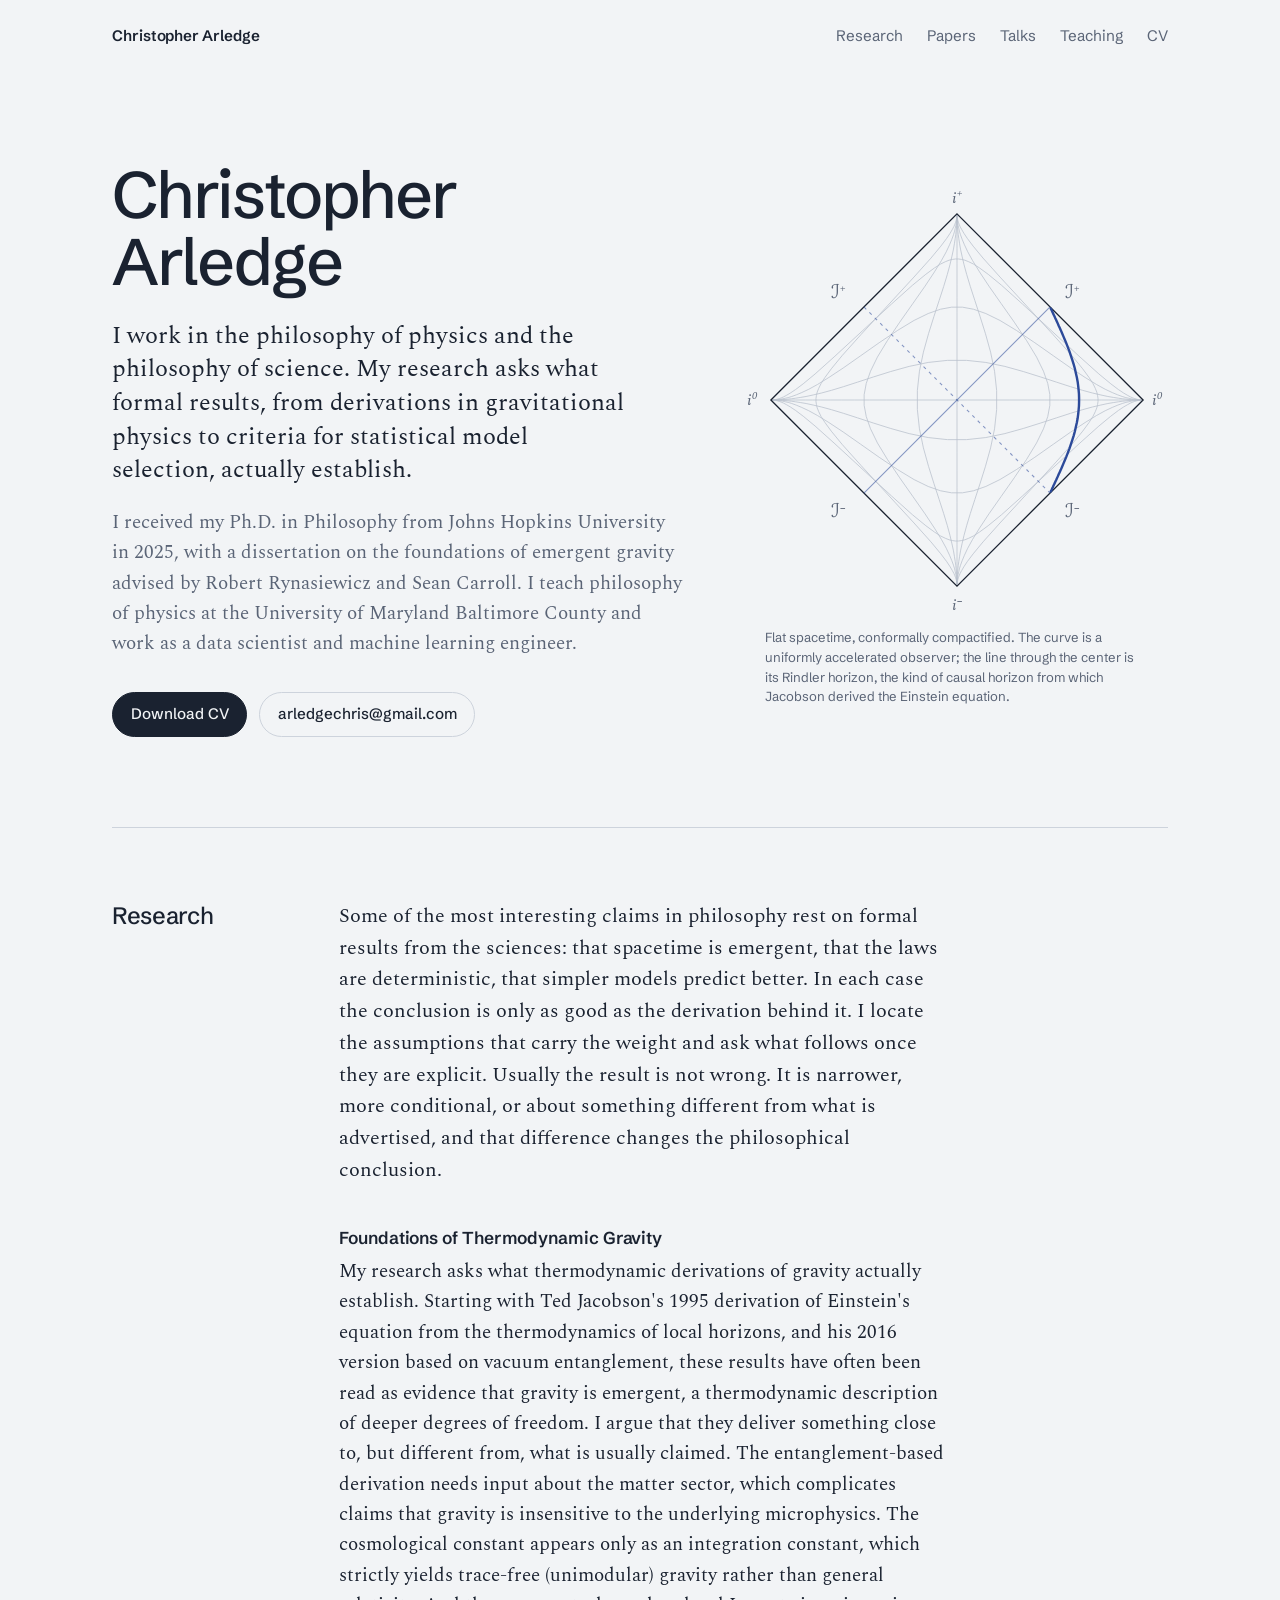
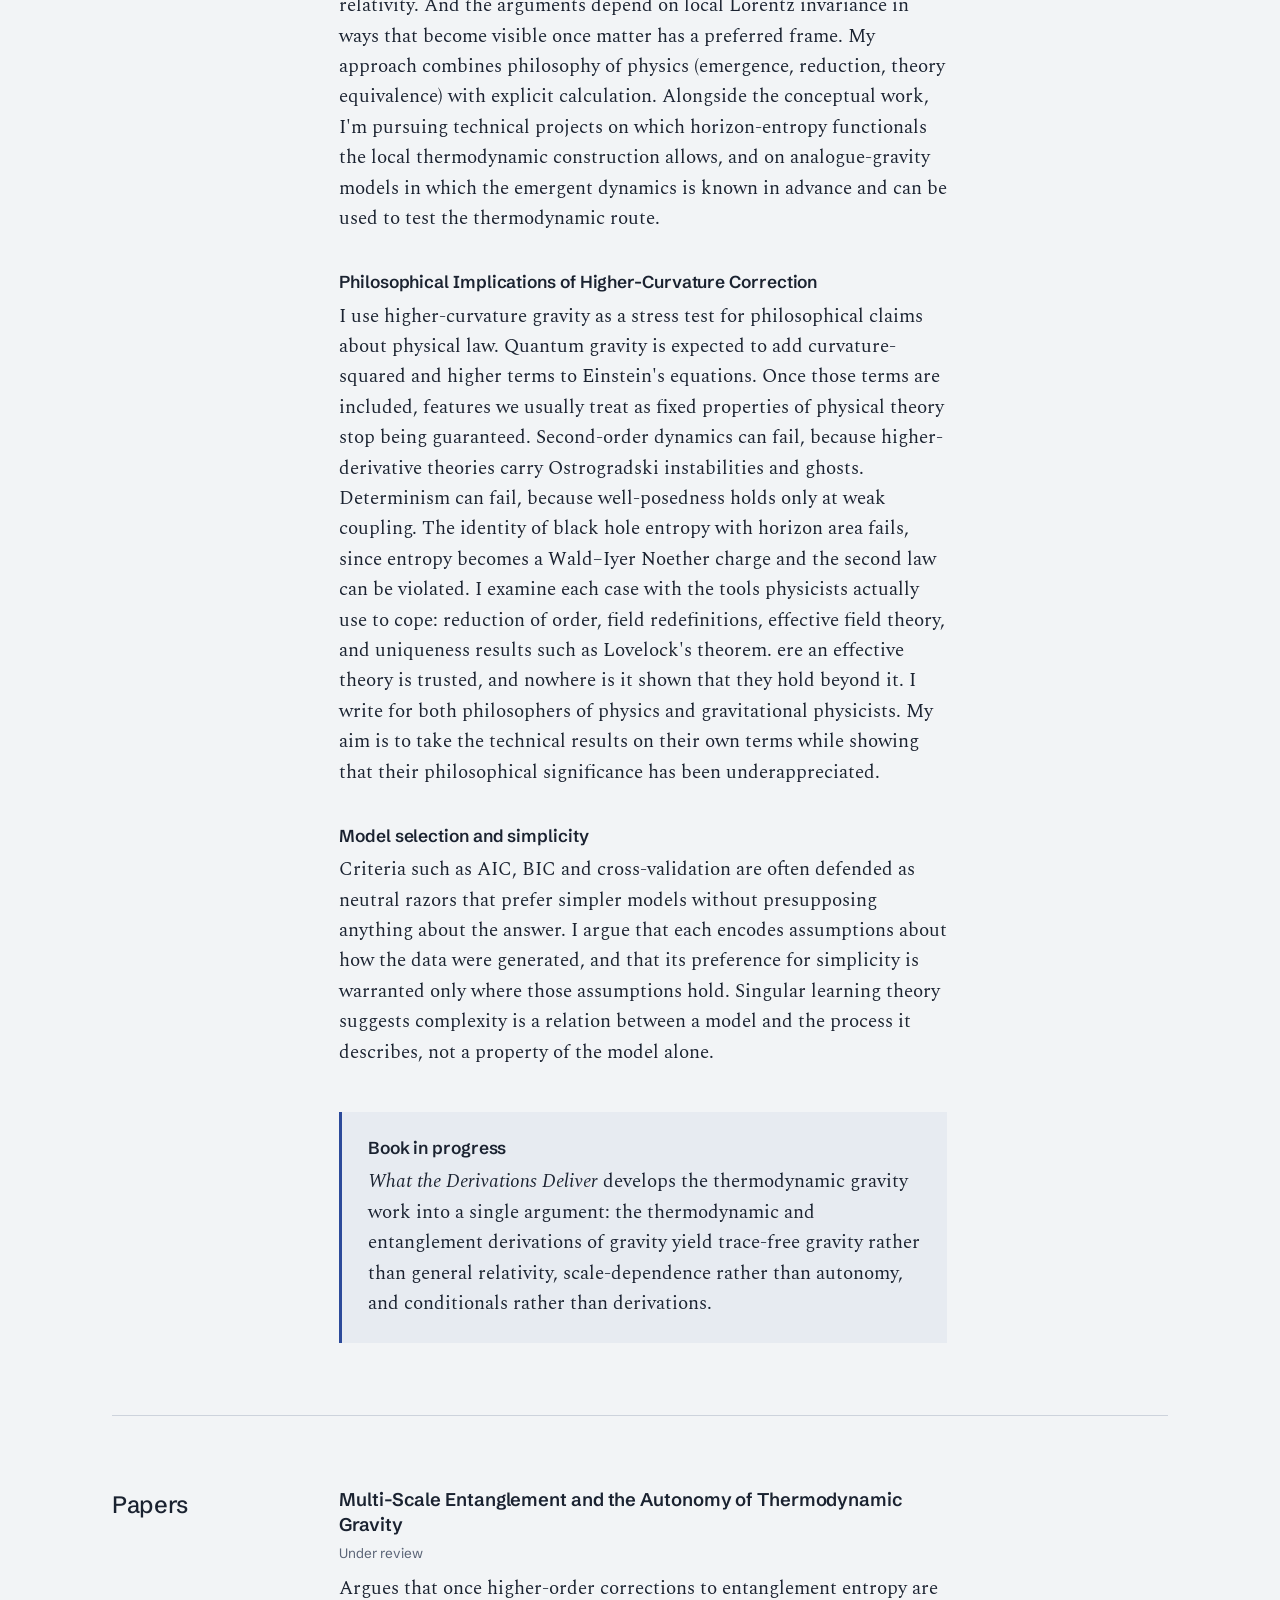
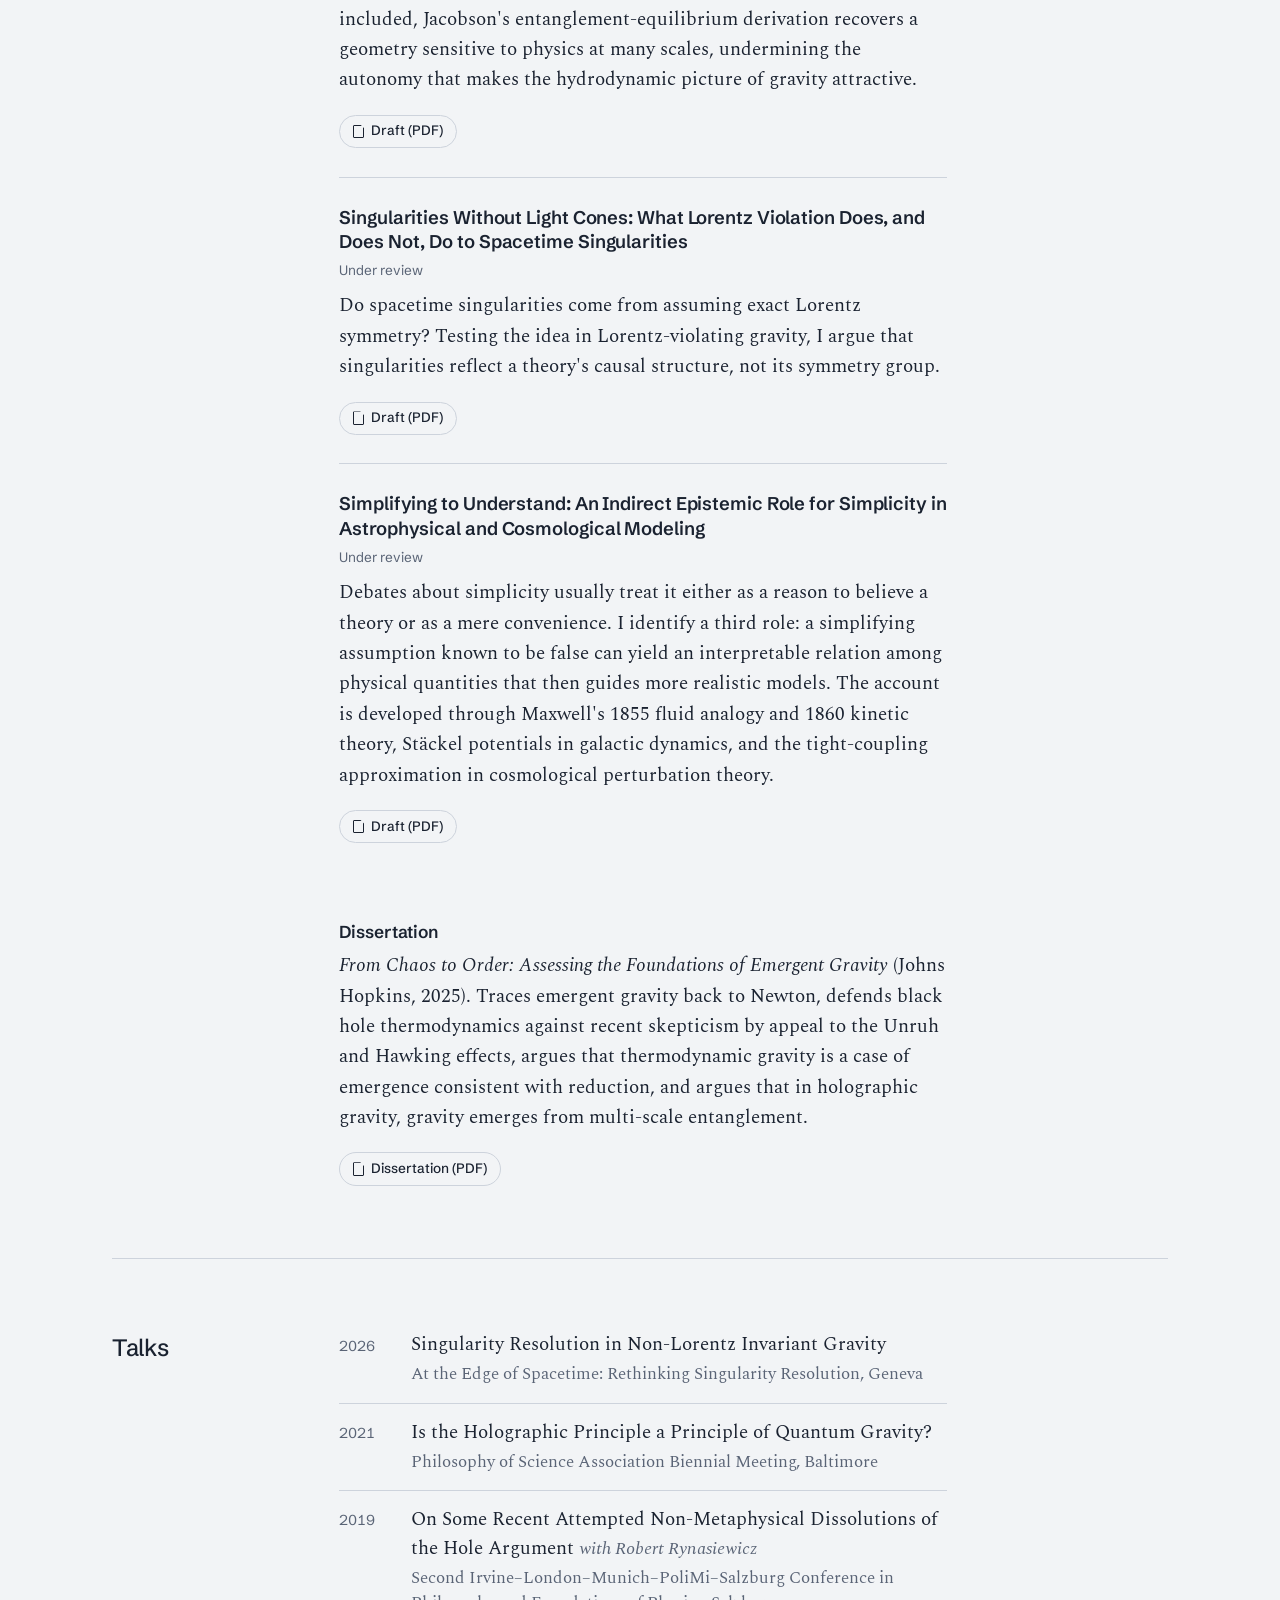
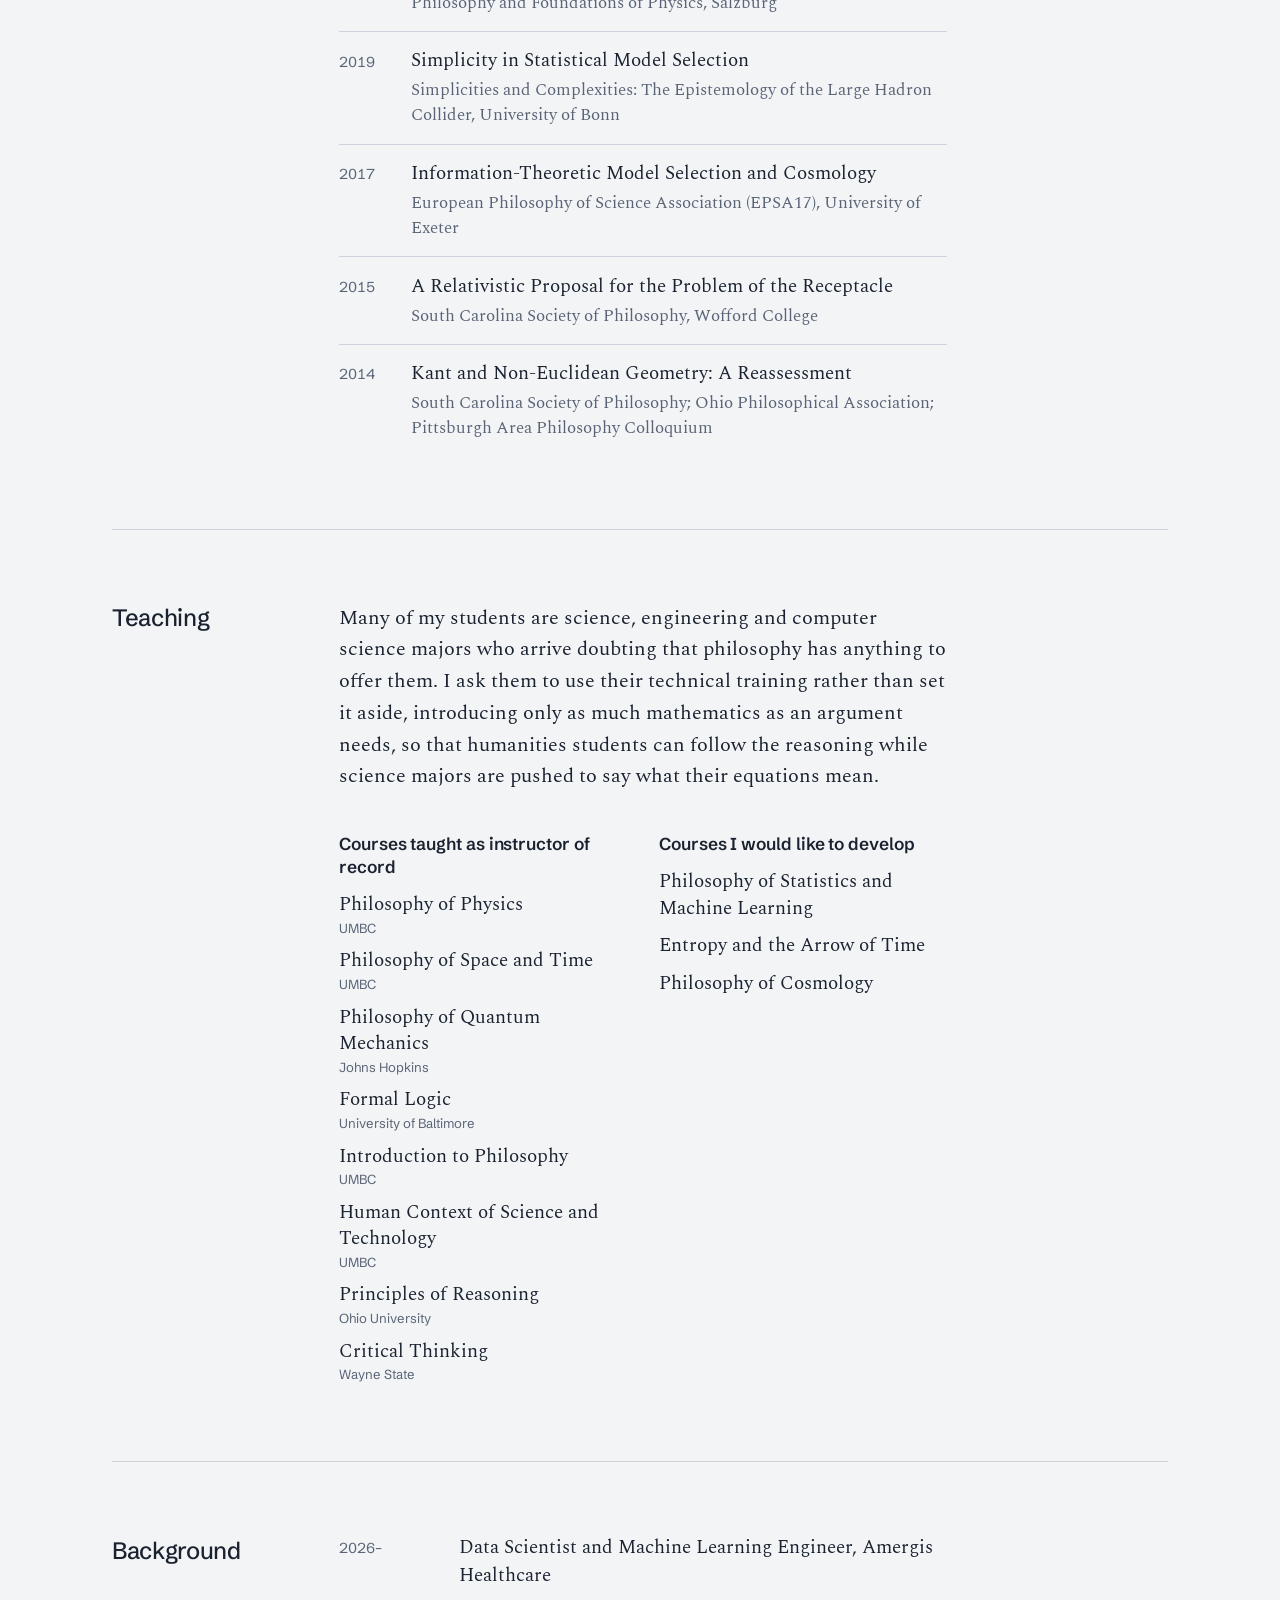
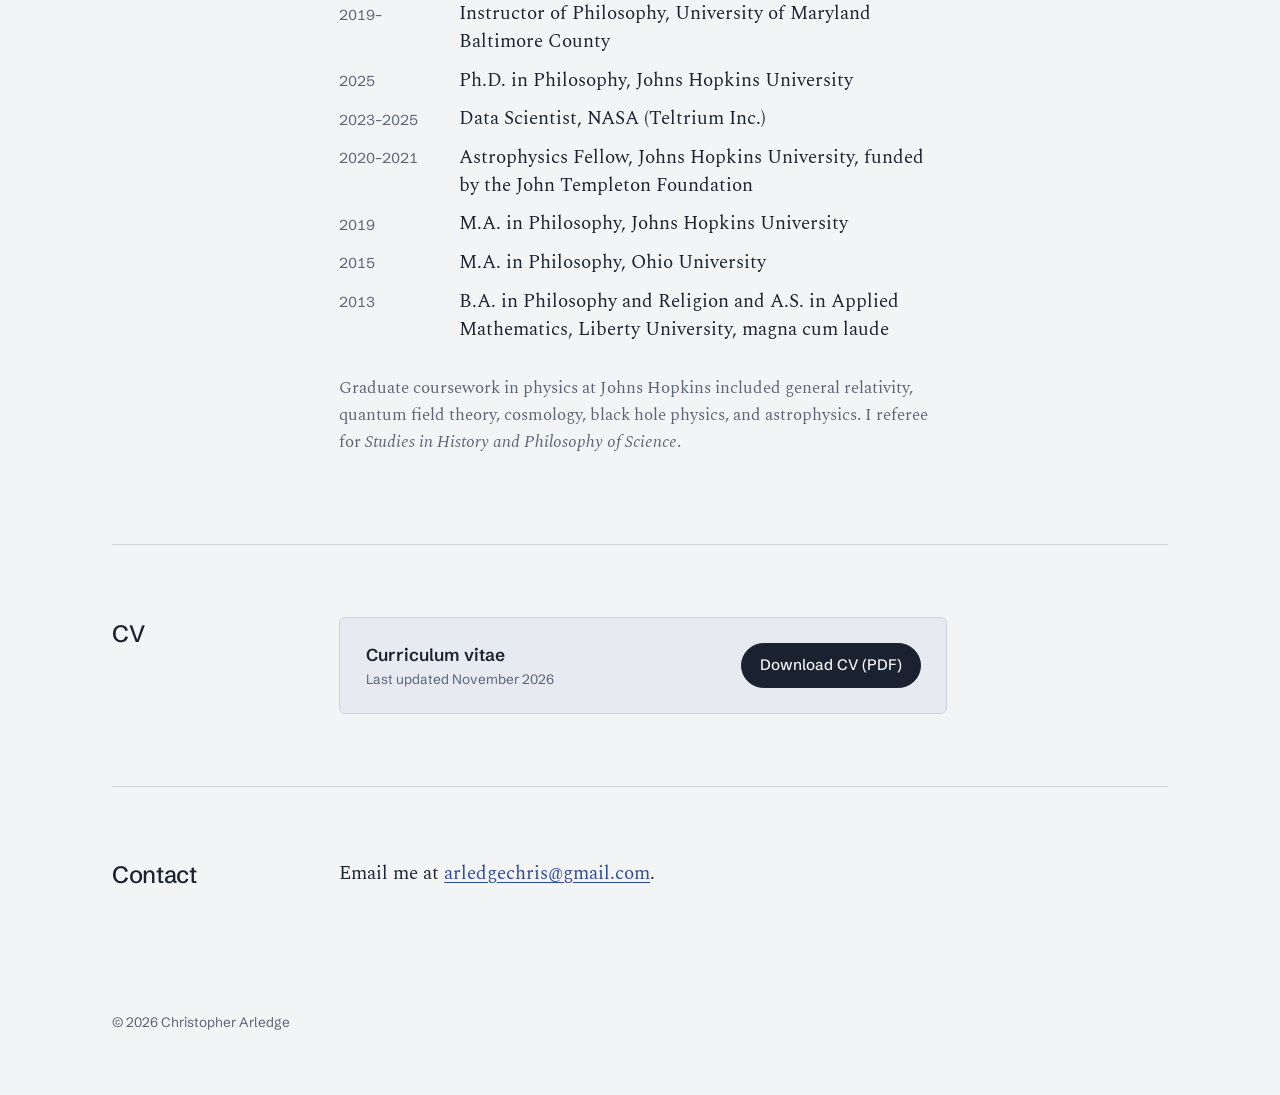
<file: index.html>
<!DOCTYPE html>
<html lang="en">
<head>
  <meta charset="utf-8">
  <meta name="viewport" content="width=device-width, initial-scale=1">
  <title>Christopher Arledge | Philosophy of Physics</title>
  <meta name="description" content="Christopher Arledge works on the foundations of physics and the philosophy of science: emergent gravity, determinism in higher-curvature theories, and the epistemology of simplicity.">
  <link rel="preconnect" href="https://fonts.googleapis.com">
  <link rel="preconnect" href="https://fonts.gstatic.com" crossorigin>
  <link href="https://fonts.googleapis.com/css2?family=Schibsted+Grotesk:wght@400;500;600&family=Spectral:ital,wght@0,400;0,500;1,400&display=swap" rel="stylesheet">
  <link rel="stylesheet" href="style.css">
</head>
<body>
  <a class="skip" href="#main">Skip to content</a>

  <header class="site-header">
    <a class="wordmark" href="#top">Christopher Arledge</a>
    <nav aria-label="Sections">
      <ul>
        <li><a href="#research">Research</a></li>
        <li><a href="#papers">Papers</a></li>
        <li><a href="#talks">Talks</a></li>
        <li><a href="#teaching">Teaching</a></li>
        <li><a href="#cv">CV</a></li>
      </ul>
    </nav>
  </header>

  <main id="main">
    <section class="hero" id="top" aria-labelledby="hero-title">
      <div class="hero-text">
        <h1 id="hero-title">Christopher Arledge</h1>
        <p class="lede">I work in the philosophy of physics and the philosophy of science. My research asks what formal results, from derivations in gravitational physics to criteria for statistical model selection, actually establish.</p>
        <p>I received my Ph.D. in Philosophy from Johns Hopkins University in 2025, with a dissertation on the foundations of emergent gravity advised by Robert Rynasiewicz and Sean Carroll. I teach philosophy of physics at the University of Maryland Baltimore County and work as a data scientist and machine learning engineer.</p>
        <ul class="hero-links">
          <li><a class="button" href="cv.pdf">Download CV</a></li>
          <li><a class="button button-quiet" href="mailto:arledgechris@gmail.com">arledgechris@gmail.com</a></li>
          <!-- Add profile links here if you want them, e.g.:
          <li><a class="button button-quiet" href="https://philpeople.org/profiles/...">PhilPeople</a></li>
          -->
        </ul>
      </div>

      <figure class="hero-figure">
        <svg class="diagram" viewBox="0 0 380 380" role="img" aria-labelledby="dg-title dg-desc">
          <title id="dg-title">Conformal diagram of Minkowski spacetime</title>
          <desc id="dg-desc">A diamond-shaped Penrose diagram of flat spacetime with curves of constant time and position. A uniformly accelerated worldline curves toward future null infinity, bounded by its Rindler horizon, the null line through the origin.</desc>
          <g class="dg-grid">
            <path d="M21.5,190.0 L21.8,190.1 L22.1,190.1 L22.5,190.1 L23.0,190.2 L23.6,190.3 L24.4,190.4 L25.3,190.6 L26.4,190.9 L27.7,191.3 L29.4,191.9 L31.5,192.8 L34.1,194.2 L37.7,196.3 L42.5,199.5 L49.5,204.8 L60.4,213.8 L77.7,229.3 L103.3,252.9 L130.1,277.6 L149.3,294.8 L161.5,304.8 L169.4,310.6 L175.0,314.2 L179.3,316.3 L182.8,317.7 L185.8,318.4 L188.6,318.8 L191.4,318.8 L194.2,318.4 L197.2,317.7 L200.7,316.3 L205.0,314.2 L210.6,310.6 L218.5,304.8 L230.7,294.8 L249.9,277.6 L276.7,252.9 L302.3,229.3 L319.6,213.8 L330.5,204.8 L337.5,199.5 L342.3,196.3 L345.9,194.2 L348.5,192.8 L350.6,191.9 L352.3,191.3 L353.6,190.9 L354.7,190.6 L355.6,190.4 L356.4,190.3 L357.0,190.2 L357.5,190.1 L357.9,190.1 L358.2,190.1 L358.5,190.0"/>
            <path d="M190.0,358.5 L189.9,358.2 L189.9,357.9 L189.9,357.5 L189.8,357.0 L189.7,356.4 L189.6,355.6 L189.4,354.7 L189.1,353.6 L188.7,352.3 L188.1,350.6 L187.2,348.5 L185.8,345.9 L183.7,342.3 L180.5,337.5 L175.2,330.5 L166.2,319.6 L150.7,302.3 L127.1,276.7 L102.4,249.9 L85.2,230.7 L75.2,218.5 L69.4,210.6 L65.8,205.0 L63.7,200.7 L62.3,197.2 L61.6,194.2 L61.2,191.4 L61.2,188.6 L61.6,185.8 L62.3,182.8 L63.7,179.3 L65.8,175.0 L69.4,169.4 L75.2,161.5 L85.2,149.3 L102.4,130.1 L127.1,103.3 L150.7,77.7 L166.2,60.4 L175.2,49.5 L180.5,42.5 L183.7,37.7 L185.8,34.1 L187.2,31.5 L188.1,29.4 L188.7,27.7 L189.1,26.4 L189.4,25.3 L189.6,24.4 L189.7,23.6 L189.8,23.0 L189.9,22.5 L189.9,22.1 L189.9,21.8 L190.0,21.5"/>
            <path d="M21.5,190.0 L21.7,190.0 L22.1,190.0 L22.5,190.1 L23.0,190.1 L23.6,190.1 L24.3,190.2 L25.2,190.3 L26.3,190.4 L27.5,190.5 L29.0,190.7 L30.9,191.1 L33.1,191.6 L35.8,192.2 L39.1,193.2 L43.2,194.7 L48.2,196.8 L54.6,199.8 L62.6,204.2 L73.0,210.6 L86.0,219.2 L101.7,230.2 L118.9,242.3 L135.8,253.6 L150.8,262.7 L163.7,269.0 L174.9,272.9 L185.1,274.8 L194.9,274.8 L205.1,272.9 L216.3,269.0 L229.2,262.7 L244.2,253.6 L261.1,242.3 L278.3,230.2 L294.0,219.2 L307.0,210.6 L317.4,204.2 L325.4,199.8 L331.8,196.8 L336.8,194.7 L340.9,193.2 L344.2,192.2 L346.9,191.6 L349.1,191.1 L351.0,190.7 L352.5,190.5 L353.7,190.4 L354.8,190.3 L355.7,190.2 L356.4,190.1 L357.0,190.1 L357.5,190.1 L357.9,190.0 L358.3,190.0 L358.5,190.0"/>
            <path d="M190.0,358.5 L190.0,358.3 L190.0,357.9 L189.9,357.5 L189.9,357.0 L189.9,356.4 L189.8,355.7 L189.7,354.8 L189.6,353.7 L189.5,352.5 L189.3,351.0 L188.9,349.1 L188.4,346.9 L187.8,344.2 L186.8,340.9 L185.3,336.8 L183.2,331.8 L180.2,325.4 L175.8,317.4 L169.4,307.0 L160.8,294.0 L149.8,278.3 L137.7,261.1 L126.4,244.2 L117.3,229.2 L111.0,216.3 L107.1,205.1 L105.2,194.9 L105.2,185.1 L107.1,174.9 L111.0,163.7 L117.3,150.8 L126.4,135.8 L137.7,118.9 L149.8,101.7 L160.8,86.0 L169.4,73.0 L175.8,62.6 L180.2,54.6 L183.2,48.2 L185.3,43.2 L186.8,39.1 L187.8,35.8 L188.4,33.1 L188.9,30.9 L189.3,29.0 L189.5,27.5 L189.6,26.3 L189.7,25.2 L189.8,24.3 L189.9,23.6 L189.9,23.0 L189.9,22.5 L190.0,22.1 L190.0,21.7 L190.0,21.5"/>
            <path d="M21.5,190.0 L21.7,190.0 L22.1,190.0 L22.5,190.0 L23.0,190.0 L23.6,190.0 L24.3,190.1 L25.2,190.1 L26.2,190.1 L27.5,190.2 L29.0,190.3 L30.8,190.4 L32.9,190.5 L35.5,190.8 L38.6,191.1 L42.3,191.6 L46.8,192.3 L52.2,193.2 L58.6,194.6 L66.3,196.4 L75.5,198.9 L86.4,202.2 L99.1,206.3 L113.5,211.0 L129.4,216.0 L146.3,220.7 L163.7,224.3 L181.2,226.2 L198.8,226.2 L216.3,224.3 L233.7,220.7 L250.6,216.0 L266.5,211.0 L280.9,206.3 L293.6,202.2 L304.5,198.9 L313.7,196.4 L321.4,194.6 L327.8,193.2 L333.2,192.3 L337.7,191.6 L341.4,191.1 L344.5,190.8 L347.1,190.5 L349.2,190.4 L351.0,190.3 L352.5,190.2 L353.8,190.1 L354.8,190.1 L355.7,190.1 L356.4,190.0 L357.0,190.0 L357.5,190.0 L357.9,190.0 L358.3,190.0 L358.5,190.0"/>
            <path d="M190.0,358.5 L190.0,358.3 L190.0,357.9 L190.0,357.5 L190.0,357.0 L190.0,356.4 L189.9,355.7 L189.9,354.8 L189.9,353.8 L189.8,352.5 L189.7,351.0 L189.6,349.2 L189.5,347.1 L189.2,344.5 L188.9,341.4 L188.4,337.7 L187.7,333.2 L186.8,327.8 L185.4,321.4 L183.6,313.7 L181.1,304.5 L177.8,293.6 L173.7,280.9 L169.0,266.5 L164.0,250.6 L159.3,233.7 L155.7,216.3 L153.8,198.8 L153.8,181.2 L155.7,163.7 L159.3,146.3 L164.0,129.4 L169.0,113.5 L173.7,99.1 L177.8,86.4 L181.1,75.5 L183.6,66.3 L185.4,58.6 L186.8,52.2 L187.7,46.8 L188.4,42.3 L188.9,38.6 L189.2,35.5 L189.5,32.9 L189.6,30.8 L189.7,29.0 L189.8,27.5 L189.9,26.2 L189.9,25.2 L189.9,24.3 L190.0,23.6 L190.0,23.0 L190.0,22.5 L190.0,22.1 L190.0,21.7 L190.0,21.5"/>
            <path d="M21.5,190.0 L21.7,190.0 L22.1,190.0 L22.5,190.0 L23.0,190.0 L23.6,190.0 L24.3,190.0 L25.2,190.0 L26.2,190.0 L27.5,190.0 L29.0,190.0 L30.8,190.0 L32.9,190.0 L35.5,190.0 L38.5,190.0 L42.2,190.0 L46.6,190.0 L51.8,190.0 L58.1,190.0 L65.5,190.0 L74.2,190.0 L84.4,190.0 L96.3,190.0 L109.9,190.0 L125.4,190.0 L142.4,190.0 L160.8,190.0 L180.2,190.0 L199.8,190.0 L219.2,190.0 L237.6,190.0 L254.6,190.0 L270.1,190.0 L283.7,190.0 L295.6,190.0 L305.8,190.0 L314.5,190.0 L321.9,190.0 L328.2,190.0 L333.4,190.0 L337.8,190.0 L341.5,190.0 L344.5,190.0 L347.1,190.0 L349.2,190.0 L351.0,190.0 L352.5,190.0 L353.8,190.0 L354.8,190.0 L355.7,190.0 L356.4,190.0 L357.0,190.0 L357.5,190.0 L357.9,190.0 L358.3,190.0 L358.5,190.0"/>
            <path d="M190.0,358.5 L190.0,358.3 L190.0,357.9 L190.0,357.5 L190.0,357.0 L190.0,356.4 L190.0,355.7 L190.0,354.8 L190.0,353.8 L190.0,352.5 L190.0,351.0 L190.0,349.2 L190.0,347.1 L190.0,344.5 L190.0,341.5 L190.0,337.8 L190.0,333.4 L190.0,328.2 L190.0,321.9 L190.0,314.5 L190.0,305.8 L190.0,295.6 L190.0,283.7 L190.0,270.1 L190.0,254.6 L190.0,237.6 L190.0,219.2 L190.0,199.8 L190.0,180.2 L190.0,160.8 L190.0,142.4 L190.0,125.4 L190.0,109.9 L190.0,96.3 L190.0,84.4 L190.0,74.2 L190.0,65.5 L190.0,58.1 L190.0,51.8 L190.0,46.6 L190.0,42.2 L190.0,38.5 L190.0,35.5 L190.0,32.9 L190.0,30.8 L190.0,29.0 L190.0,27.5 L190.0,26.2 L190.0,25.2 L190.0,24.3 L190.0,23.6 L190.0,23.0 L190.0,22.5 L190.0,22.1 L190.0,21.7 L190.0,21.5"/>
            <path d="M21.5,190.0 L21.7,190.0 L22.1,190.0 L22.5,190.0 L23.0,190.0 L23.6,190.0 L24.3,189.9 L25.2,189.9 L26.2,189.9 L27.5,189.8 L29.0,189.7 L30.8,189.6 L32.9,189.5 L35.5,189.2 L38.6,188.9 L42.3,188.4 L46.8,187.7 L52.2,186.8 L58.6,185.4 L66.3,183.6 L75.5,181.1 L86.4,177.8 L99.1,173.7 L113.5,169.0 L129.4,164.0 L146.3,159.3 L163.7,155.7 L181.2,153.8 L198.8,153.8 L216.3,155.7 L233.7,159.3 L250.6,164.0 L266.5,169.0 L280.9,173.7 L293.6,177.8 L304.5,181.1 L313.7,183.6 L321.4,185.4 L327.8,186.8 L333.2,187.7 L337.7,188.4 L341.4,188.9 L344.5,189.2 L347.1,189.5 L349.2,189.6 L351.0,189.7 L352.5,189.8 L353.8,189.9 L354.8,189.9 L355.7,189.9 L356.4,190.0 L357.0,190.0 L357.5,190.0 L357.9,190.0 L358.3,190.0 L358.5,190.0"/>
            <path d="M190.0,358.5 L190.0,358.3 L190.0,357.9 L190.0,357.5 L190.0,357.0 L190.0,356.4 L190.1,355.7 L190.1,354.8 L190.1,353.8 L190.2,352.5 L190.3,351.0 L190.4,349.2 L190.5,347.1 L190.8,344.5 L191.1,341.4 L191.6,337.7 L192.3,333.2 L193.2,327.8 L194.6,321.4 L196.4,313.7 L198.9,304.5 L202.2,293.6 L206.3,280.9 L211.0,266.5 L216.0,250.6 L220.7,233.7 L224.3,216.3 L226.2,198.8 L226.2,181.2 L224.3,163.7 L220.7,146.3 L216.0,129.4 L211.0,113.5 L206.3,99.1 L202.2,86.4 L198.9,75.5 L196.4,66.3 L194.6,58.6 L193.2,52.2 L192.3,46.8 L191.6,42.3 L191.1,38.6 L190.8,35.5 L190.5,32.9 L190.4,30.8 L190.3,29.0 L190.2,27.5 L190.1,26.2 L190.1,25.2 L190.1,24.3 L190.0,23.6 L190.0,23.0 L190.0,22.5 L190.0,22.1 L190.0,21.7 L190.0,21.5"/>
            <path d="M21.5,190.0 L21.7,190.0 L22.1,190.0 L22.5,189.9 L23.0,189.9 L23.6,189.9 L24.3,189.8 L25.2,189.7 L26.3,189.6 L27.5,189.5 L29.0,189.3 L30.9,188.9 L33.1,188.4 L35.8,187.8 L39.1,186.8 L43.2,185.3 L48.2,183.2 L54.6,180.2 L62.6,175.8 L73.0,169.4 L86.0,160.8 L101.7,149.8 L118.9,137.7 L135.8,126.4 L150.8,117.3 L163.7,111.0 L174.9,107.1 L185.1,105.2 L194.9,105.2 L205.1,107.1 L216.3,111.0 L229.2,117.3 L244.2,126.4 L261.1,137.7 L278.3,149.8 L294.0,160.8 L307.0,169.4 L317.4,175.8 L325.4,180.2 L331.8,183.2 L336.8,185.3 L340.9,186.8 L344.2,187.8 L346.9,188.4 L349.1,188.9 L351.0,189.3 L352.5,189.5 L353.7,189.6 L354.8,189.7 L355.7,189.8 L356.4,189.9 L357.0,189.9 L357.5,189.9 L357.9,190.0 L358.3,190.0 L358.5,190.0"/>
            <path d="M190.0,358.5 L190.0,358.3 L190.0,357.9 L190.1,357.5 L190.1,357.0 L190.1,356.4 L190.2,355.7 L190.3,354.8 L190.4,353.7 L190.5,352.5 L190.7,351.0 L191.1,349.1 L191.6,346.9 L192.2,344.2 L193.2,340.9 L194.7,336.8 L196.8,331.8 L199.8,325.4 L204.2,317.4 L210.6,307.0 L219.2,294.0 L230.2,278.3 L242.3,261.1 L253.6,244.2 L262.7,229.2 L269.0,216.3 L272.9,205.1 L274.8,194.9 L274.8,185.1 L272.9,174.9 L269.0,163.7 L262.7,150.8 L253.6,135.8 L242.3,118.9 L230.2,101.7 L219.2,86.0 L210.6,73.0 L204.2,62.6 L199.8,54.6 L196.8,48.2 L194.7,43.2 L193.2,39.1 L192.2,35.8 L191.6,33.1 L191.1,30.9 L190.7,29.0 L190.5,27.5 L190.4,26.3 L190.3,25.2 L190.2,24.3 L190.1,23.6 L190.1,23.0 L190.1,22.5 L190.0,22.1 L190.0,21.7 L190.0,21.5"/>
            <path d="M21.5,190.0 L21.8,189.9 L22.1,189.9 L22.5,189.9 L23.0,189.8 L23.6,189.7 L24.4,189.6 L25.3,189.4 L26.4,189.1 L27.7,188.7 L29.4,188.1 L31.5,187.2 L34.1,185.8 L37.7,183.7 L42.5,180.5 L49.5,175.2 L60.4,166.2 L77.7,150.7 L103.3,127.1 L130.1,102.4 L149.3,85.2 L161.5,75.2 L169.4,69.4 L175.0,65.8 L179.3,63.7 L182.8,62.3 L185.8,61.6 L188.6,61.2 L191.4,61.2 L194.2,61.6 L197.2,62.3 L200.7,63.7 L205.0,65.8 L210.6,69.4 L218.5,75.2 L230.7,85.2 L249.9,102.4 L276.7,127.1 L302.3,150.7 L319.6,166.2 L330.5,175.2 L337.5,180.5 L342.3,183.7 L345.9,185.8 L348.5,187.2 L350.6,188.1 L352.3,188.7 L353.6,189.1 L354.7,189.4 L355.6,189.6 L356.4,189.7 L357.0,189.8 L357.5,189.9 L357.9,189.9 L358.2,189.9 L358.5,190.0"/>
            <path d="M190.0,358.5 L190.1,358.2 L190.1,357.9 L190.1,357.5 L190.2,357.0 L190.3,356.4 L190.4,355.6 L190.6,354.7 L190.9,353.6 L191.3,352.3 L191.9,350.6 L192.8,348.5 L194.2,345.9 L196.3,342.3 L199.5,337.5 L204.8,330.5 L213.8,319.6 L229.3,302.3 L252.9,276.7 L277.6,249.9 L294.8,230.7 L304.8,218.5 L310.6,210.6 L314.2,205.0 L316.3,200.7 L317.7,197.2 L318.4,194.2 L318.8,191.4 L318.8,188.6 L318.4,185.8 L317.7,182.8 L316.3,179.3 L314.2,175.0 L310.6,169.4 L304.8,161.5 L294.8,149.3 L277.6,130.1 L252.9,103.3 L229.3,77.7 L213.8,60.4 L204.8,49.5 L199.5,42.5 L196.3,37.7 L194.2,34.1 L192.8,31.5 L191.9,29.4 L191.3,27.7 L190.9,26.4 L190.6,25.3 L190.4,24.4 L190.3,23.6 L190.2,23.0 L190.1,22.5 L190.1,22.1 L190.1,21.8 L190.0,21.5"/>
          </g>
          <path class="dg-edge" d="M190,20 L360,190 L190,360 L20,190 Z"/>
          <path class="dg-horizon dg-past" d="M105.0,105.0 L275.0,275.0"/>
          <path class="dg-horizon" d="M105.0,275.0 L275.0,105.0"/>
          <path class="dg-worldline" pathLength="1" d="M275.6,273.6 L275.7,273.4 L275.8,273.2 L275.9,273.0 L276.1,272.7 L276.2,272.4 L276.4,272.1 L276.6,271.7 L276.8,271.2 L277.0,270.7 L277.3,270.1 L277.6,269.5 L277.9,268.7 L278.3,267.9 L278.8,266.9 L279.3,265.9 L279.8,264.7 L280.5,263.3 L281.2,261.8 L282.0,260.0 L282.8,258.1 L283.8,256.0 L284.9,253.6 L286.0,251.0 L287.2,248.1 L288.5,245.0 L289.9,241.7 L291.3,238.1 L292.7,234.4 L294.0,230.5 L295.3,226.6 L296.6,222.5 L297.7,218.5 L298.6,214.5 L299.5,210.5 L300.2,206.7 L300.7,202.9 L301.1,199.1 L301.4,195.5 L301.5,191.8 L301.5,188.2 L301.4,184.5 L301.1,180.9 L300.7,177.1 L300.2,173.3 L299.5,169.5 L298.6,165.5 L297.7,161.5 L296.6,157.5 L295.3,153.4 L294.0,149.5 L292.7,145.6 L291.3,141.9 L289.9,138.3 L288.5,135.0 L287.2,131.9 L286.0,129.0 L284.9,126.4 L283.8,124.0 L282.8,121.9 L282.0,120.0 L281.2,118.2 L280.5,116.7 L279.8,115.3 L279.3,114.1 L278.8,113.1 L278.3,112.1 L277.9,111.3 L277.6,110.5 L277.3,109.9 L277.0,109.3 L276.8,108.8 L276.6,108.3 L276.4,107.9 L276.2,107.6 L276.1,107.3 L275.9,107.0 L275.8,106.8 L275.7,106.6 L275.6,106.4"/>
          <g class="dg-labels">
            <text x="190" y="10" text-anchor="middle">i<tspan dy="-6" font-size="10">+</tspan></text>
            <text x="190" y="382" text-anchor="middle">i<tspan dy="-6" font-size="10">&#8722;</tspan></text>
            <text x="368" y="195">i<tspan dy="-6" font-size="10">0</tspan></text>
            <text x="-2" y="195">i<tspan dy="-6" font-size="10">0</tspan></text>
            <text x="289.0" y="97.0" class="dg-scri">&#8464;<tspan dy="-6" font-size="10">+</tspan></text>
            <text x="75.0" y="97.0" class="dg-scri">&#8464;<tspan dy="-6" font-size="10">+</tspan></text>
            <text x="289.0" y="297.0" class="dg-scri">&#8464;<tspan dy="-6" font-size="10">&#8722;</tspan></text>
            <text x="75.0" y="297.0" class="dg-scri">&#8464;<tspan dy="-6" font-size="10">&#8722;</tspan></text>
          </g>
        </svg>
        <figcaption>Flat spacetime, conformally compactified. The curve is a uniformly accelerated observer; the line through the center is its Rindler horizon, the kind of causal horizon from which Jacobson derived the Einstein equation.</figcaption>
      </figure>
    </section>

    <section class="block" id="research" aria-labelledby="research-title">
      <h2 id="research-title">Research</h2>
      <div class="block-body">
        <p class="intro">Some of the most interesting claims in philosophy rest on formal results from the sciences: that spacetime is emergent, that the laws are deterministic, that simpler models predict better. In each case the conclusion is only as good as the derivation behind it. I locate the assumptions that carry the weight and ask what follows once they are explicit. Usually the result is not wrong. It is narrower, more conditional, or about something different from what is advertised, and that difference changes the philosophical conclusion.</p>

        <article class="project">
          <h3>Foundations of Thermodynamic Gravity</h3>
          <p> My research asks what thermodynamic derivations of gravity actually establish. Starting with Ted Jacobson's 1995 derivation of Einstein's equation from the thermodynamics of local horizons, and his 2016 version based on vacuum entanglement, these results have often been read as evidence that gravity is emergent, a thermodynamic description of deeper degrees of freedom. I argue that they deliver something close to, but different from, what is usually claimed. The entanglement-based derivation needs input about the matter sector, which complicates claims that gravity is insensitive to the underlying microphysics. The cosmological constant appears only as an integration constant, which strictly yields trace-free (unimodular) gravity rather than general relativity. And the arguments depend on local Lorentz invariance in ways that become visible once matter has a preferred frame.

My approach combines philosophy of physics (emergence, reduction, theory equivalence) with explicit calculation. Alongside the conceptual work, I'm pursuing technical projects on which horizon-entropy functionals the local thermodynamic construction allows, and on analogue-gravity models in which the emergent dynamics is known in advance and can be used to test the thermodynamic route. </p>
        </article>

        <article class="project">
          <h3>Philosophical Implications of Higher-Curvature Correction</h3>
			<p>
				I use higher-curvature gravity as a stress test for philosophical claims about physical law. Quantum gravity is expected to add curvature-squared and higher terms to Einstein's equations. Once those terms are included, features we usually treat as fixed properties of physical theory stop being guaranteed. Second-order dynamics can fail, because higher-derivative theories carry Ostrogradski instabilities and ghosts. Determinism can fail, because well-posedness holds only at weak coupling. The identity of black hole entropy with horizon area fails, since entropy becomes a Wald–Iyer Noether charge and the second law can be violated. I examine each case with the tools physicists actually use to cope: reduction of order, field redefinitions, effective field theory, and uniqueness results such as Lovelock's theorem. ere an effective theory is trusted, and nowhere is it shown that they hold beyond it. I write for both philosophers of physics and gravitational physicists. My aim is to take the technical results on their own terms while showing that their philosophical significance has been underappreciated.
			</p>
        </article>

        <article class="project">
          <h3>Model selection and simplicity</h3>
          <p>Criteria such as AIC, BIC and cross-validation are often defended as neutral razors that prefer simpler models without presupposing anything about the answer. I argue that each encodes assumptions about how the data were generated, and that its preference for simplicity is warranted only where those assumptions hold. Singular learning theory suggests complexity is a relation between a model and the process it describes, not a property of the model alone.</p>
        </article>

        <aside class="book">
          <h3>Book in progress</h3>
          <p><cite>What the Derivations Deliver</cite> develops the thermodynamic gravity work into a single argument: the thermodynamic and entanglement derivations of gravity yield trace-free gravity rather than general relativity, scale-dependence rather than autonomy, and conditionals rather than derivations.</p>
        </aside>
      </div>
    </section>

    <section class="block" id="papers" aria-labelledby="papers-title">
      <h2 id="papers-title">Papers</h2>
      <div class="block-body">
        <ol class="papers" reversed>
          <li>
            <h3>Multi-Scale Entanglement and the Autonomy of Thermodynamic Gravity</h3>
            <p class="status">Under review</p>
            <p>Argues that once higher-order corrections to entanglement entropy are included, Jacobson's entanglement-equilibrium derivation recovers a geometry sensitive to physics at many scales, undermining the autonomy that makes the hydrodynamic picture of gravity attractive.</p>
            <!-- PLACEHOLDER: upload the draft as papers/multi-scale-entanglement.pdf -->
            <p class="docs"><a class="doc-link" href="papers/multi-scale-entanglement.pdf">Draft (PDF)</a></p>
          </li>
          <li>
            <h3>Singularities Without Light Cones: What Lorentz Violation Does, and Does Not, Do to Spacetime Singularities</h3>
            <p class="status">Under review</p>
            <p>Do spacetime singularities come from assuming exact Lorentz symmetry? Testing the idea in Lorentz-violating gravity, I argue that singularities reflect a theory's causal structure, not its symmetry group.</p>
            <!-- PLACEHOLDER: upload the draft as papers/singularity-lorentz-violating-gravity.pdf -->
            <p class="docs"><a class="doc-link" href="papers/singularity-lorentz-violating-gravity.pdf">Draft (PDF)</a></p>
          </li>
          <li>
            <h3>Simplifying to Understand: An Indirect Epistemic Role for Simplicity in Astrophysical and Cosmological Modeling</h3>
            <p class="status">Under review</p>
            <p>Debates about simplicity usually treat it either as a reason to believe a theory or as a mere convenience. I identify a third role: a simplifying assumption known to be false can yield an interpretable relation among physical quantities that then guides more realistic models. The account is developed through Maxwell's 1855 fluid analogy and 1860 kinetic theory, Stäckel potentials in galactic dynamics, and the tight-coupling approximation in cosmological perturbation theory.</p>
            <!-- PLACEHOLDER: upload the draft as papers/simplifying-to-understand.pdf -->
            <p class="docs"><a class="doc-link" href="papers/simplifying-to-understand.pdf">Draft (PDF)</a></p>
          </li>
        </ol>

        <h3 class="sub">Dissertation</h3>
        <p><cite>From Chaos to Order: Assessing the Foundations of Emergent Gravity</cite> (Johns Hopkins, 2025). Traces emergent gravity back to Newton, defends black hole thermodynamics against recent skepticism by appeal to the Unruh and Hawking effects, argues that thermodynamic gravity is a case of emergence consistent with reduction, and argues that in holographic gravity, gravity emerges from multi-scale entanglement.</p>
        <!-- PLACEHOLDER: upload as papers/dissertation.pdf, or replace the href with your JScholarship link -->
        <p class="docs"><a class="doc-link" href="papers/dissertation.pdf">Dissertation (PDF)</a></p>
      </div>
    </section>

    <section class="block" id="talks" aria-labelledby="talks-title">
      <h2 id="talks-title">Talks</h2>
      <div class="block-body">
        <ul class="talks">
          <li>
            <span class="year">2026</span>
            <div><p class="talk-title">Singularity Resolution in Non-Lorentz Invariant Gravity</p>
            <p>At the Edge of Spacetime: Rethinking Singularity Resolution, Geneva</p></div>
          </li>
          <li>
            <span class="year">2021</span>
            <div><p class="talk-title">Is the Holographic Principle a Principle of Quantum Gravity?</p>
            <p>Philosophy of Science Association Biennial Meeting, Baltimore</p></div>
          </li>
          <li>
            <span class="year">2019</span>
            <div><p class="talk-title">On Some Recent Attempted Non-Metaphysical Dissolutions of the Hole Argument <span class="with">with Robert Rynasiewicz</span></p>
            <p>Second Irvine–London–Munich–PoliMi–Salzburg Conference in Philosophy and Foundations of Physics, Salzburg</p></div>
          </li>
          <li>
            <span class="year">2019</span>
            <div><p class="talk-title">Simplicity in Statistical Model Selection</p>
            <p>Simplicities and Complexities: The Epistemology of the Large Hadron Collider, University of Bonn</p></div>
          </li>
          <li>
            <span class="year">2017</span>
            <div><p class="talk-title">Information-Theoretic Model Selection and Cosmology</p>
            <p>European Philosophy of Science Association (EPSA17), University of Exeter</p></div>
          </li>
          <li>
            <span class="year">2015</span>
            <div><p class="talk-title">A Relativistic Proposal for the Problem of the Receptacle</p>
            <p>South Carolina Society of Philosophy, Wofford College</p></div>
          </li>
          <li>
            <span class="year">2014</span>
            <div><p class="talk-title">Kant and Non-Euclidean Geometry: A Reassessment</p>
            <p>South Carolina Society of Philosophy; Ohio Philosophical Association; Pittsburgh Area Philosophy Colloquium</p></div>
          </li>
        </ul>
      </div>
    </section>

    <section class="block" id="teaching" aria-labelledby="teaching-title">
      <h2 id="teaching-title">Teaching</h2>
      <div class="block-body">
        <p class="intro">Many of my students are science, engineering and computer science majors who arrive doubting that philosophy has anything to offer them. I ask them to use their technical training rather than set it aside, introducing only as much mathematics as an argument needs, so that humanities students can follow the reasoning while science majors are pushed to say what their equations mean.</p>

        <div class="columns">
          <div>
            <h3>Courses taught as instructor of record</h3>
            <ul class="plain">
              <li>Philosophy of Physics <span class="where">UMBC</span></li>
              <li>Philosophy of Space and Time <span class="where">UMBC</span></li>
              <li>Philosophy of Quantum Mechanics <span class="where">Johns Hopkins</span></li>
              <li>Formal Logic <span class="where">University of Baltimore</span></li>
              <li>Introduction to Philosophy <span class="where">UMBC</span></li>
              <li>Human Context of Science and Technology <span class="where">UMBC</span></li>
              <li>Principles of Reasoning <span class="where">Ohio University</span></li>
              <li>Critical Thinking <span class="where">Wayne State</span></li>
            </ul>
          </div>
          <div>
            <h3>Courses I would like to develop</h3>
            <ul class="plain">
              <li>Philosophy of Statistics and Machine Learning</li>
              <li>Entropy and the Arrow of Time</li>
              <li>Philosophy of Cosmology</li>
            </ul>
          </div>
        </div>
      </div>
    </section>

    <section class="block" id="background" aria-labelledby="background-title">
      <h2 id="background-title">Background</h2>
      <div class="block-body">
        <dl class="timeline">
          <dt>2026–</dt><dd>Data Scientist and Machine Learning Engineer, Amergis Healthcare</dd>
          <dt>2019–</dt><dd>Instructor of Philosophy, University of Maryland Baltimore County</dd>
          <dt>2025</dt><dd>Ph.D. in Philosophy, Johns Hopkins University</dd>
          <dt>2023–2025</dt><dd>Data Scientist, NASA (Teltrium Inc.)</dd>
          <dt>2020–2021</dt><dd>Astrophysics Fellow, Johns Hopkins University, funded by the John Templeton Foundation</dd>
          <dt>2019</dt><dd>M.A. in Philosophy, Johns Hopkins University</dd>
          <dt>2015</dt><dd>M.A. in Philosophy, Ohio University</dd>
          <dt>2013</dt><dd>B.A. in Philosophy and Religion and A.S. in Applied Mathematics, Liberty University, magna cum laude</dd>
        </dl>
        <p class="note">Graduate coursework in physics at Johns Hopkins included general relativity, quantum field theory, cosmology, black hole physics, and astrophysics. I referee for <cite>Studies in History and Philosophy of Science</cite>.</p>
      </div>
    </section>

    <section class="block" id="cv" aria-labelledby="cv-title">
      <h2 id="cv-title">CV</h2>
      <div class="block-body">
        <!-- PLACEHOLDER: upload your CV as cv.pdf in the top folder, then update the date below -->
        <div class="cv-card">
          <div>
            <p class="cv-name">Curriculum vitae</p>
            <p class="cv-meta">Last updated November 2026</p>
          </div>
          <a class="button" href="cv.pdf">Download CV (PDF)</a>
        </div>
      </div>
    </section>

    <section class="block" id="contact" aria-labelledby="contact-title">
      <h2 id="contact-title">Contact</h2>
      <div class="block-body">
        <p>Email me at <a href="mailto:arledgechris@gmail.com">arledgechris@gmail.com</a>.</p>
      </div>
    </section>
  </main>

  <footer class="site-footer">
    <p>&copy; 2026 Christopher Arledge</p>
  </footer>
</body>
</html>
</file>
<file: style.css>
/* Christopher Arledge: personal site
   Palette: cool paper, ink, slate, rule, cobalt accent */
:root {
  --paper: #f2f4f6;
  --ink: #1a2230;
  --slate: #5a6476;
  --rule: #cdd3dc;
  --grid: #b9c1cd;
  --cobalt: #2c4a9a;
  --cobalt-deep: #1f3778;

  --serif: "Spectral", Georgia, "Times New Roman", serif;
  --sans: "Schibsted Grotesk", "Helvetica Neue", Arial, sans-serif;

  /* modular scale, ratio 1.25 from 1.1875rem body */
  --step--1: 0.95rem;
  --step-0: 1.1875rem;
  --step-1: 1.48rem;
  --step-2: 1.85rem;
  --step-4: clamp(2.6rem, 6vw, 4.1rem);

  --measure: 38rem;
  --gutter: clamp(1.25rem, 4vw, 3rem);
}

*,
*::before,
*::after { box-sizing: border-box; }

html { scroll-behavior: smooth; }
@media (prefers-reduced-motion: reduce) { html { scroll-behavior: auto; } }

body {
  margin: 0;
  background: var(--paper);
  color: var(--ink);
  font-family: var(--serif);
  font-size: var(--step-0);
  line-height: 1.6;
  -webkit-font-smoothing: antialiased;
  text-rendering: optimizeLegibility;
}

p { margin: 0 0 1em; }
cite { font-style: italic; }

a {
  color: var(--cobalt);
  text-decoration-thickness: 1px;
  text-underline-offset: 0.18em;
}
a:hover { color: var(--cobalt-deep); text-decoration-thickness: 2px; }
:focus-visible {
  outline: 2px solid var(--cobalt);
  outline-offset: 3px;
  border-radius: 2px;
}

.skip {
  position: absolute;
  left: -999px;
  top: 0.5rem;
  background: var(--ink);
  color: var(--paper);
  padding: 0.5rem 0.9rem;
  font-family: var(--sans);
  font-size: var(--step--1);
  z-index: 10;
}
.skip:focus { left: 0.5rem; }

/* Header */
.site-header {
  display: flex;
  justify-content: space-between;
  align-items: baseline;
  flex-wrap: wrap;
  gap: 0.5rem 2rem;
  max-width: 72rem;
  margin: 0 auto;
  padding: 1.5rem var(--gutter);
  font-family: var(--sans);
  font-size: var(--step--1);
}
.wordmark {
  color: var(--ink);
  text-decoration: none;
  font-weight: 600;
  letter-spacing: -0.005em;
}
.site-header ul {
  display: flex;
  flex-wrap: wrap;
  gap: 0.25rem 1.5rem;
  list-style: none;
  margin: 0;
  padding: 0;
}
.site-header nav a {
  color: var(--slate);
  text-decoration: none;
}
.site-header nav a:hover { color: var(--ink); text-decoration: underline; }

/* Hero */
main { max-width: 72rem; margin: 0 auto; padding: 0 var(--gutter); }

.hero {
  display: grid;
  grid-template-columns: minmax(0, 1.15fr) minmax(0, 0.85fr);
  gap: clamp(2rem, 5vw, 5rem);
  align-items: center;
  padding: clamp(2.5rem, 7vw, 6rem) 0 clamp(3rem, 7vw, 6rem);
  border-bottom: 1px solid var(--rule);
}
.hero h1 {
  font-family: var(--sans);
  font-weight: 500;
  font-size: var(--step-4);
  line-height: 1.02;
  letter-spacing: -0.03em;
  margin: 0 0 1.5rem;
}
.lede {
  font-size: var(--step-1);
  line-height: 1.42;
  max-width: 32rem;
  margin-bottom: 1.25rem;
}
.hero-text > p:not(.lede) {
  color: var(--slate);
  max-width: var(--measure);
}
.hero-links {
  display: flex;
  flex-wrap: wrap;
  gap: 0.75rem;
  list-style: none;
  padding: 0;
  margin: 2rem 0 0;
}
.button {
  display: inline-block;
  font-family: var(--sans);
  font-size: var(--step--1);
  font-weight: 500;
  padding: 0.6rem 1.1rem;
  border: 1px solid var(--ink);
  border-radius: 999px;
  background: var(--ink);
  color: var(--paper);
  text-decoration: none;
}
.button:hover { background: var(--cobalt-deep); border-color: var(--cobalt-deep); color: var(--paper); text-decoration: none; }
.button-quiet { background: transparent; color: var(--ink); border-color: var(--rule); }
.button-quiet:hover { background: transparent; color: var(--cobalt); border-color: var(--cobalt); }

/* Diagram */
.hero-figure { margin: 0; }
.diagram { display: block; width: 100%; max-width: 26rem; height: auto; margin: 0 auto; overflow: visible; }
.dg-grid path { fill: none; stroke: var(--grid); stroke-width: 0.7; }
.dg-edge { fill: none; stroke: var(--ink); stroke-width: 1.2; }
.dg-horizon { fill: none; stroke: var(--cobalt); stroke-width: 1; opacity: 0.55; }
.dg-past { stroke-dasharray: 3 4; }
.dg-worldline {
  fill: none;
  stroke: var(--cobalt);
  stroke-width: 2.2;
  stroke-linecap: round;
  stroke-dasharray: 1;
  stroke-dashoffset: 1;
  animation: trace 2.4s cubic-bezier(0.45, 0, 0.2, 1) 0.4s forwards;
}
@keyframes trace { to { stroke-dashoffset: 0; } }
@media (prefers-reduced-motion: reduce) {
  .dg-worldline { animation: none; stroke-dashoffset: 0; }
}
.dg-labels text { font-family: var(--serif); font-style: italic; font-size: 15px; fill: var(--slate); }
.dg-labels .dg-scri { font-style: normal; font-size: 17px; }
.hero-figure figcaption {
  font-family: var(--sans);
  font-size: 0.82rem;
  line-height: 1.5;
  color: var(--slate);
  max-width: 24rem;
  margin: 1.25rem auto 0;
}

/* Content blocks: heading in a left rail, body on a reading measure */
.block {
  display: grid;
  grid-template-columns: 11rem minmax(0, 1fr);
  gap: 1rem clamp(1.5rem, 4vw, 4rem);
  padding: clamp(3rem, 6vw, 4.5rem) 0;
  border-bottom: 1px solid var(--rule);
}
.block:last-of-type { border-bottom: 0; }
.block > h2 {
  font-family: var(--sans);
  font-size: var(--step-1);
  font-weight: 500;
  letter-spacing: -0.015em;
  line-height: 1.2;
  margin: 0.15rem 0 0;
  position: sticky;
  top: 1.5rem;
  align-self: start;
}
.block-body { max-width: var(--measure); }
.block-body h3 {
  font-family: var(--sans);
  font-size: 1.08rem;
  font-weight: 600;
  letter-spacing: -0.005em;
  line-height: 1.35;
  margin: 0 0 0.5rem;
}
.intro { font-size: 1.28rem; line-height: 1.55; margin-bottom: 2.5rem; }

.project { margin-bottom: 2.25rem; }
.project p { margin: 0; }

.book {
  margin-top: 2.75rem;
  padding: 1.5rem 1.6rem;
  border-left: 3px solid var(--cobalt);
  background: #e7ebf1;
}
.book p { margin: 0; }

/* Papers */
.papers { list-style: none; margin: 0 0 3rem; padding: 0; }
.papers li { padding: 0 0 1.75rem; margin: 0 0 1.75rem; border-bottom: 1px solid var(--rule); }
.papers li:last-child { border-bottom: 0; margin-bottom: 0; }
.papers h3 { font-size: 1.15rem; margin-bottom: 0.3rem; }
.status {
  font-family: var(--sans);
  font-size: 0.85rem;
  color: var(--slate);
  margin-bottom: 0.6rem;
}
.papers li > p:last-child { margin: 0; }
.sub { margin-top: 0.5rem; }

/* Document links (paper drafts, dissertation) */
.docs { margin: 0.75rem 0 0; }
.doc-link {
  display: inline-flex;
  align-items: center;
  gap: 0.45rem;
  font-family: var(--sans);
  font-size: 0.85rem;
  font-weight: 500;
  padding: 0.3rem 0.8rem;
  border: 1px solid var(--rule);
  border-radius: 999px;
  color: var(--ink);
  text-decoration: none;
}
.doc-link::before {
  content: "";
  width: 0.7rem;
  height: 0.85rem;
  border: 1.5px solid currentColor;
  border-radius: 1px;
  clip-path: polygon(0 0, 65% 0, 100% 28%, 100% 100%, 0 100%);
}
.doc-link:hover { border-color: var(--cobalt); color: var(--cobalt); text-decoration: none; }

/* CV card */
.cv-card {
  display: flex;
  justify-content: space-between;
  align-items: center;
  flex-wrap: wrap;
  gap: 1rem 2rem;
  padding: 1.4rem 1.6rem;
  border: 1px solid var(--rule);
  border-radius: 6px;
  background: #e7ebf1;
}
.cv-card p { margin: 0; }
.cv-name { font-family: var(--sans); font-weight: 600; font-size: 1.08rem; }
.cv-meta { font-family: var(--sans); font-size: 0.85rem; color: var(--slate); }

/* Talks */
.talks { list-style: none; margin: 0; padding: 0; }
.talks li {
  display: grid;
  grid-template-columns: 3.5rem minmax(0, 1fr);
  gap: 1rem;
  padding: 0.95rem 0;
  border-top: 1px solid var(--rule);
}
.talks li:first-child { border-top: 0; padding-top: 0; }
.talks p { margin: 0; color: var(--slate); font-size: 1.05rem; line-height: 1.5; }
.talks .talk-title { color: var(--ink); font-size: var(--step-0); margin-bottom: 0.15rem; }
.year { font-family: var(--sans); font-size: 0.9rem; color: var(--slate); padding-top: 0.2rem; font-variant-numeric: tabular-nums; }
.with { font-style: italic; color: var(--slate); font-size: 0.95em; }

/* Teaching */
.columns { display: grid; grid-template-columns: repeat(2, minmax(0, 1fr)); gap: 2rem; }
.plain { list-style: none; margin: 0; padding: 0; }
.plain li { padding: 0.35rem 0; line-height: 1.4; }
.where { display: block; font-family: var(--sans); font-size: 0.82rem; color: var(--slate); }

/* Background */
.timeline {
  display: grid;
  grid-template-columns: 6.5rem minmax(0, 1fr);
  gap: 0.7rem 1rem;
  margin: 0 0 2rem;
}
.timeline dt { font-family: var(--sans); font-size: 0.9rem; color: var(--slate); padding-top: 0.2rem; font-variant-numeric: tabular-nums; }
.timeline dd { margin: 0; line-height: 1.45; }
.note { color: var(--slate); font-size: 1.05rem; }

/* Footer */
.site-footer {
  max-width: 72rem;
  margin: 0 auto;
  padding: 2rem var(--gutter) 3rem;
  font-family: var(--sans);
  font-size: 0.85rem;
  color: var(--slate);
}

/* Responsive */
@media (max-width: 860px) {
  .hero { grid-template-columns: 1fr; }
  .hero-figure { max-width: 20rem; margin: 0 auto; }
  .block { grid-template-columns: 1fr; }
  .block > h2 { position: static; margin-bottom: 0.75rem; }
}
@media (max-width: 560px) {
  .columns { grid-template-columns: 1fr; }
  .timeline { grid-template-columns: 1fr; gap: 0.1rem; }
  .timeline dd { margin-bottom: 0.7rem; }
  .intro { font-size: 1.15rem; }
}

@media print {
  .site-header nav, .hero-figure, .skip { display: none; }
  body { background: #fff; }
}
</file>
